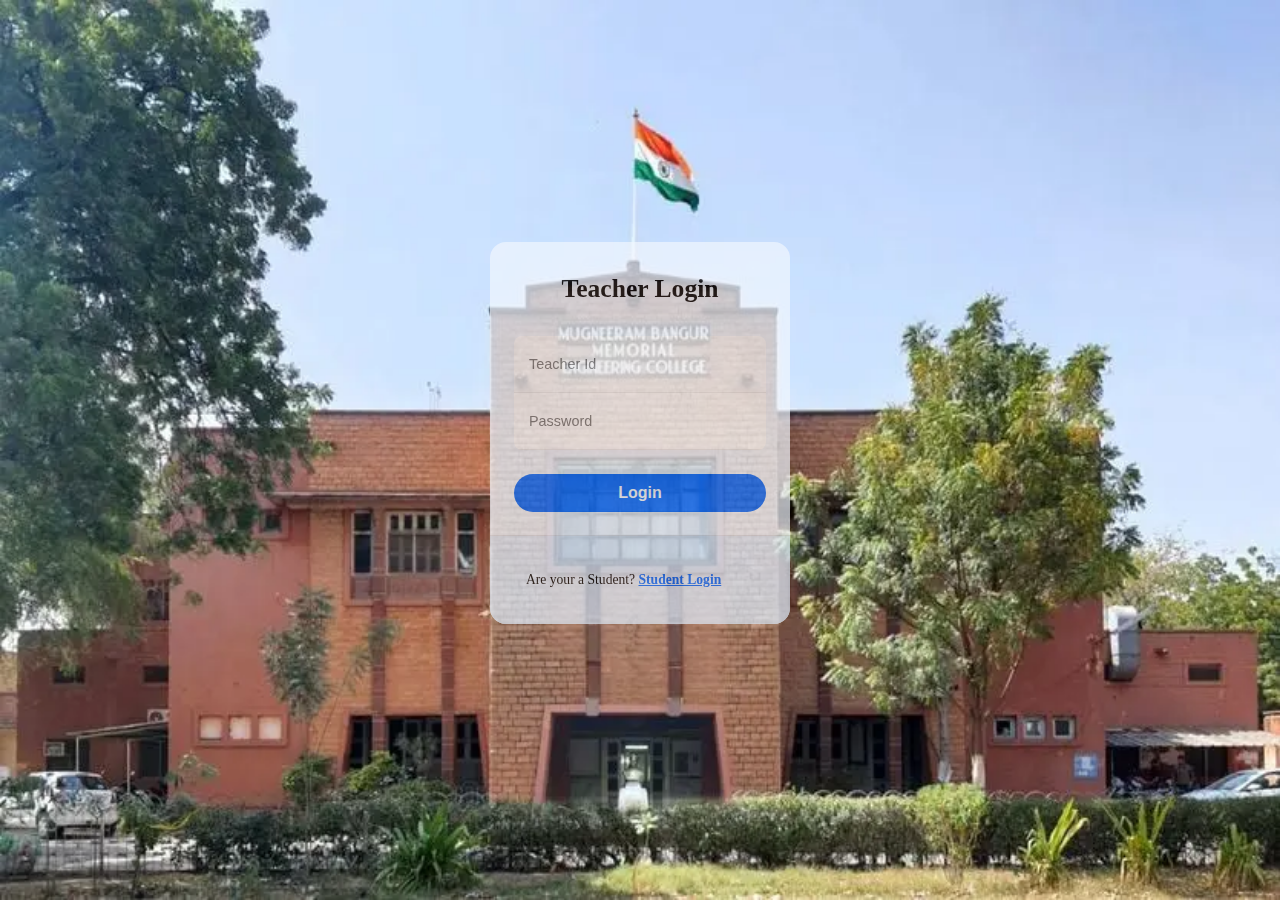
<file: loginPages/index.html>
<!DOCTYPE html>
<html lang="en">

<head>
    <meta charset="UTF-8">
    <meta name="viewport" content="width=device-width, initial-scale=1.0">
    <title>Exam Automation</title>
    <link rel="stylesheet" href="./teacherLogin.css">
    <link href="https://cdn.jsdelivr.net/npm/bootstrap@5.3.2/dist/css/bootstrap.min.css" rel="stylesheet"
        integrity="sha384-T3c6CoIi6uLrA9TneNEoa7RxnatzjcDSCmG1MXxSR1GAsXEV/Dwwykc2MPK8M2HN" crossorigin="anonymous">
</head>

<body>
    <div>
        <div class="container">
            <div class="form-box">
                <form class="form">
                    <span class="title">Teacher Login</span>
                    <!-- <span class="subtitle">Create a free account with your email.</span> -->
                    <div class="form-container">
                        
                        <input type="RollNo" class="input" placeholder="Teacher Id">
                        <input type="password" class="input" placeholder="Password">
                    </div>
                    <button class="login-btn" formaction="../TeacherDetails.html">Login</button>
                    <!-- <a href="teacherDetails.html">Details Show</a> -->
                </form>
                <div class="form-section">
                    <p class="change">Are your a Student? <a href="./studentLogin.html">Student Login</a> </p>
                </div>
            </div>
        </div>
    </div>
</body>

</html>
</file>
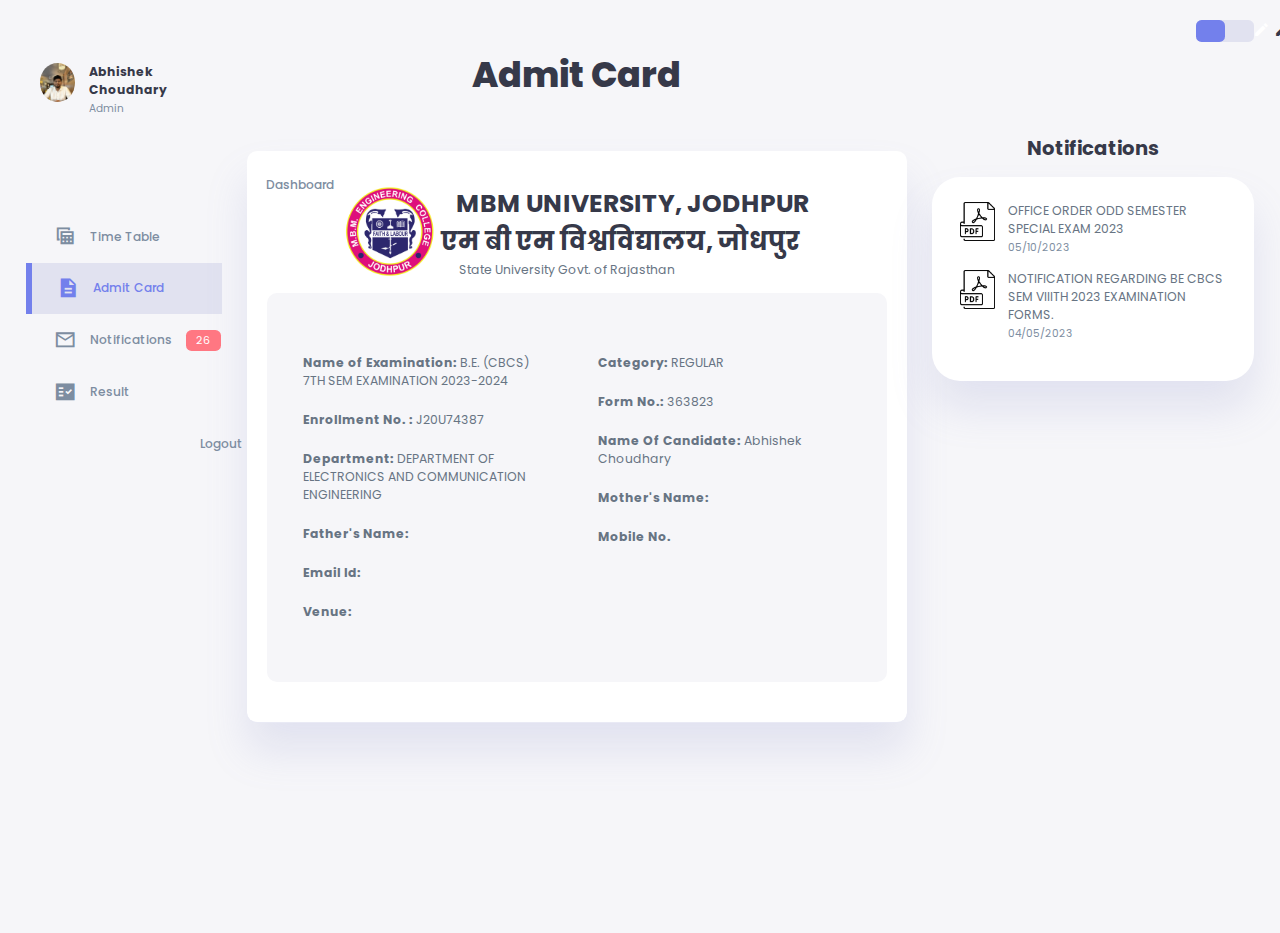
<file: AdmitCard.html>
<!DOCTYPE html>
<html lang="en">
  <head>
    <meta charset="UTF-8" />
    <meta name="viewport" content="width=device-width, initial-scale=1.0" />
    <title>Dashboard using HTML, CSS and Javascript</title>
    <!-- MATERIAL ICONS -->
    <link
      href="https://fonts.googleapis.com/icon?family=Material+Icons+Sharp"
      rel="stylesheet"
    />
    <!-- STYLESHEET -->
    <link rel="stylesheet" href="style.css" />
  </head>
  <body>
    <div class="container">
      <aside>
        <div class="top">
          <div class="close" id="close-btn">
            <span class="material-icons-sharp">close</span>
          </div>
        </div>
        <div class="profile">
          <div class="profile-photo">
            <img src="images/IMG20230610132536.jpg" alt="" />
          </div>
          <div class="info">
            <p><b>Abhishek Choudhary</b></p>
            <small class="text-muted">Admin</small>
          </div>
        </div>

        <div class="sidebar">
          <a href="./StudentDetails.html">
            <span class="material-icons-sharp">grid_view</span>
            <h3>Dashboard</h3>
          </a>
          <a href="./timeTable.html">
            <span class="material-icons-sharp">table_view</span>
            <h3>Time Table</h3>
          </a>
          <a href="#" class="active">
            <span class="material-icons-sharp">description</span>
            <h3>Admit Card</h3>
          </a>
          <a href="#">
            <span class="material-icons-sharp">mail_outline</span>
            <h3>Notifications</h3>
            <span class="message-count">26</span>
          </a>
          <a href="#">
            <span class="material-icons-sharp">fact_check</span>
            <h3>Result</h3>
          </a>
          <a href="#">
            <span class="material-icons-sharp">logout</span>
            <h3>Logout</h3>
          </a>
        </div>
      </aside>

      <!-- -------------------END OF ASIDE(left sidebar)----------- -->
      <main>
        <div class="logo" onclick="dashboard">
          <!-- <img src="images/MBM_Logo.png" alt="" /> -->
          <!-- <h1>MBM UNIVERSITY</h1> -->
        </div>
        <h1 style="font-size: 2.5rem">Admit Card</h1>

        <div class="dabba">
          <div class="mbm_logo">
            <img
              style="width: 6.5rem; height: 6.5rem"
              src="../images/MBM_Logo.png"
              alt=""
            />
            <div>
              <h2 style="font-size: 25px">
                MBM UNIVERSITY, JODHPUR
                <br />
              </h2>
              <h2 style="font-size: 25px; margin-left: -25px">
                एम बी एम विश्वविद्यालय, जोधपुर
              </h2>
              <p style="padding-left: 3px">
                State University Govt. of Rajasthan
              </p>
            </div>
          </div>
          <div id="student-details" class="details-card">
            <div class="details-row">
              <div class="details-column">
                <p>
                  <strong>Name of Examination: </strong><span id="">B.E. (CBCS) 7TH SEM
                    EXAMINATION 2023-2024</span>
                </p>
                <p>
                  <strong>Enrollment No. : </strong>J20U74387
                  <span id="exam-date"></span>
                </p>
                <p>
                  <strong>Department: </strong>
                  <span id="exam-time"
                    >DEPARTMENT OF ELECTRONICS AND COMMUNICATION
                    ENGINEERING</span
                  >
                </p>
                <p>
                  <strong>Father's Name:</strong> <span id="exam-venue"></span>
                </p>
                <p><strong>Email Id:</strong> <span id="exam-day"></span></p>
                <p><strong>Venue:</strong> <span id="exam-venue"></span></p>
              </div>
              <div class="details-column">
                <p><strong>Category: </strong> <span id="">REGULAR</span></p>
                <p>
                  <strong>Form No.: </strong>363823 <span id="exam-day"></span>
                </p>
                <p>
                  <strong>Name Of Candidate:</strong>
                  <span id="exam-duration"> Abhishek Choudhary </span>
                </p>
                <p>
                  <strong>Mother's Name:</strong> <span id="teacher-id"></span>
                </p>
                <p><strong>Mobile No.</strong> <span id="exam-time"></span></p>
              </div>
            </div>
          </div>
        </div>
        <!-------------------- END OF INSIGHTS --------------------->
      </main>
      <!-- --------------------END OF MAIN --------------------->

      <div class="right">
        <div class="top">
          <button id="menu-btn">
            <span class="material-icons-sharp">menu</span>
          </button>

          <div class="theme-toggler">
            <span class="material-icons-sharp active">light_mode</span>
            <span class="material-icons-sharp">dark_mode</span>
          </div>
        </div>
        <!-- --------------END OF TOP------------- -->

        <div class="recent-updates">
          <h2>Notifications</h2>
          <div class="updates">
            <div class="update">
              <div style="overflow: visible" class="profile-photo">
                <img src="images/pdf.png" alt="" />
              </div>
              <div class="message">
                <p>OFFICE ORDER ODD SEMESTER SPECIAL EXAM 2023</p>
                <small class="text-muted">05/10/2023</small>
              </div>
            </div>

            <div class="update">
              <div style="overflow: visible" class="profile-photo">
                <img src="images/pdf.png" alt="" />
              </div>
              <div class="message">
                <p>
                  NOTIFICATION REGARDING BE CBCS SEM VIIITH 2023 EXAMINATION
                  FORMS.
                </p>
                <small class="text-muted">04/05/2023</small>
              </div>
            </div>
          </div>
        </div>
        <!-- ----------------------END OF RECENT UPDATES--------->
      </div>
    </div>

    <script src="./script.js"></script>
  </body>
</html>
</file>
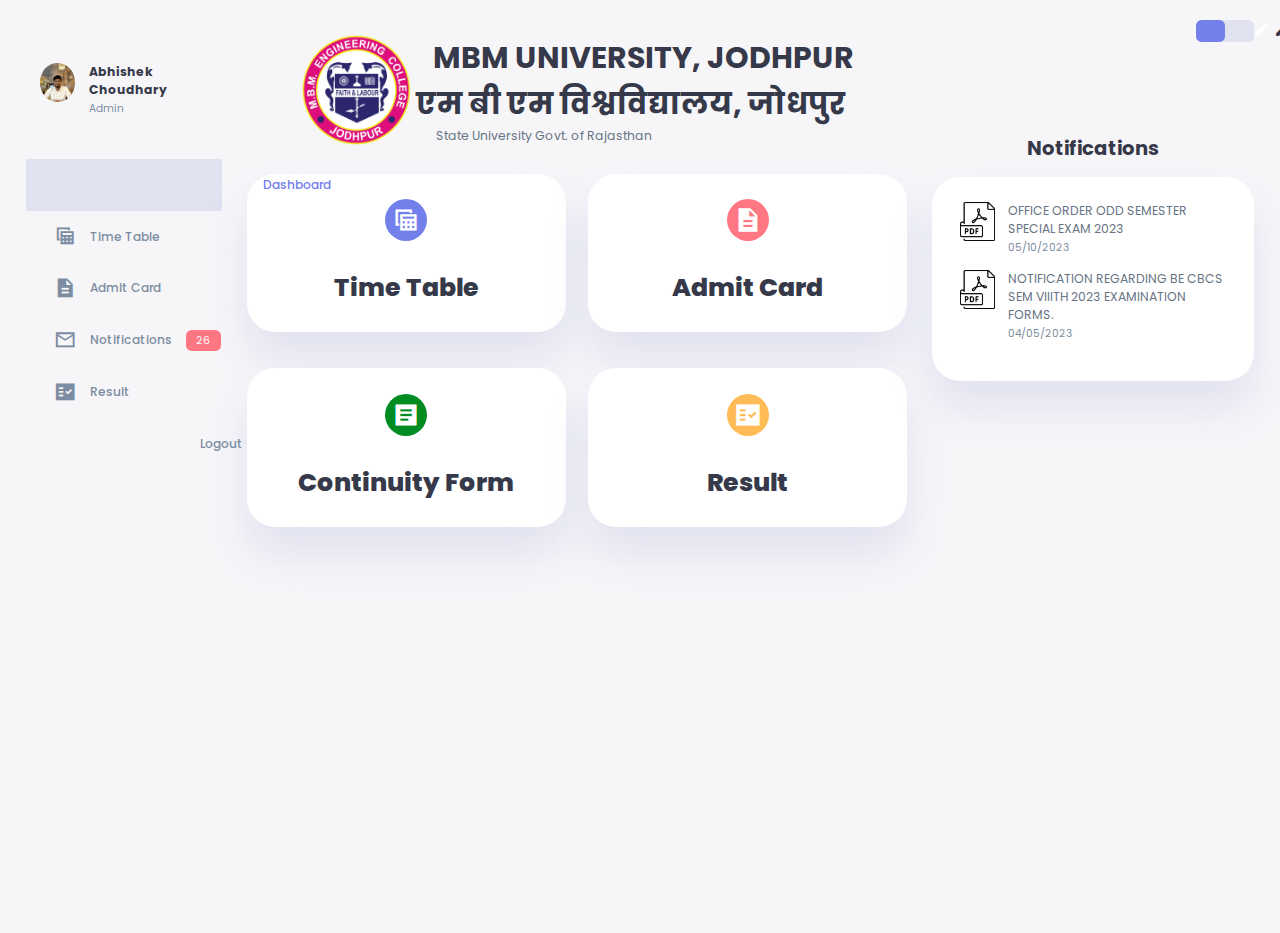
<file: StudentDetails.html>
<!DOCTYPE html>
<html lang="en">
  <head>
    <meta charset="UTF-8" />
    <meta name="viewport" content="width=device-width, initial-scale=1.0" />
    <title>Dashboard using HTML, CSS and Javascript</title>
    <!-- MATERIAL ICONS -->
    <link
      href="https://fonts.googleapis.com/icon?family=Material+Icons+Sharp"
      rel="stylesheet"
    />
    <!-- STYLESHEET -->
    <link rel="stylesheet" href="style.css" />
  </head>
  <body>
    <div class="container">
      <aside>
        <div class="top">
          <div class="close" id="close-btn">
            <span class="material-icons-sharp">close</span>
          </div>
        </div>
        <div class="profile">
          <div class="profile-photo">
            <img src="images/IMG20230610132536.jpg" alt="" />
          </div>
          <div class="info">
            <p><b>Abhishek Choudhary</b></p>
            <small class="text-muted">Admin</small>
          </div>
        </div>

        <div class="sidebar">
          <a href="#" class="active">
            <span class="material-icons-sharp">grid_view</span>
            <h3>Dashboard</h3>
          </a>
          <a href="./timeTable.html">
            <span class="material-icons-sharp">table_view</span>
            <h3>Time Table</h3>
          </a>
          <a href="./AdmitCard.html">
            <span class="material-icons-sharp">description</span>
            <h3>Admit Card</h3>
          </a>
          <a href="#">
            <span class="material-icons-sharp">mail_outline</span>
            <h3>Notifications</h3>
            <span class="message-count">26</span>
          </a>
          <a href="#">
            <span class="material-icons-sharp">fact_check</span>
            <h3>Result</h3>
          </a>
          <a href="#">
            <span class="material-icons-sharp">logout</span>
            <h3>Logout</h3>
          </a>
        </div>
      </aside>

      <!-- -------------------END OF ASIDE(left sidebar)----------- -->
      <main>
        <div class="mbm_logo">
          <img src="../images/MBM_Logo.png" alt="" />
          <div>
            <h2 style="font-size: 30px; ">
              MBM UNIVERSITY, JODHPUR
              <br>
            </h2>
            <h2 style="font-size: 30px; margin-left: -25px;" >
              एम बी एम विश्वविद्यालय, जोधपुर
            </h2>
            <p style="padding-left: 3px;">
              State University Govt. of Rajasthan
            </p>
          </div>
      </div>

        <div class="insights">
          <a href="./timeTable.html">
            <div class="timeTable">
              <div class="middle">
                <span class="material-icons-sharp">table_view</span>
                <h1>Time Table</h1>
                <!-- <small class="text-muted">Last 24 Hours</small> -->
              </div>
            </div>
          </a>
          <a href="./AdmitCard.html">
            <div class="AdmitCard">
              <div class="middle">
                <span class="material-icons-sharp">description</span>
                <h1>Admit Card</h1>
                <!-- <small class="text-muted">Last 24 Hours</small> -->
              </div>
            </div>
          </a>
          <a href="https://mbmiums.in/(S(ytlgvlzby5mrbx5ooqb0d2ez))/Online/ACD_ContinuityForm_Login.aspx">
            <div class="continuity">
              <div class="middle">
                <span class="material-icons-sharp">article</span>
                <h1>Continuity Form</h1>
                <!-- <small class="text-muted">Last 24 Hours</small> -->
              </div>
            </div>
          </a>
          <a href="https://mbmiums.in/(S(ytlgvlzby5mrbx5ooqb0d2ez))/Results/ExamResult.aspx">
            <div class="result">
              <div class="middle">
                <span class="material-icons-sharp">fact_check</span>
                <h1>Result</h1>
                <!-- <small class="text-muted">Last 24 Hours</small> -->
              </div>
            </div>
          </a>
        </div>
        <!-------------------- END OF INSIGHTS --------------------->
      </main>
      <!-- --------------------END OF MAIN --------------------->

      <div class="right">
        <div class="top">
          <button id="menu-btn">
            <span class="material-icons-sharp">menu</span>
          </button>

          <div class="theme-toggler">
            <span class="material-icons-sharp active">light_mode</span>
            <span class="material-icons-sharp">dark_mode</span>
          </div>
        </div>
        <!-- --------------END OF TOP------------- -->

        <div class="recent-updates">
          <h2>Notifications</h2>
          <div class="updates">
            <div class="update">
              <div style="overflow: visible;" class="profile-photo">
                <img src="images/pdf.png" alt="" />
              </div>
              <div class="message">
                <p>OFFICE ORDER ODD SEMESTER SPECIAL EXAM 2023</p>
                <small class="text-muted">05/10/2023</small>
              </div>
            </div>

            <div class="update">
              <div style="overflow: visible;" class="profile-photo">
                <img src="images/pdf.png" alt="" />
              </div>
              <div class="message">
                <p>
                  NOTIFICATION REGARDING BE CBCS SEM VIIITH 2023 EXAMINATION
                  FORMS.
                </p>
                <small class="text-muted">04/05/2023</small>
              </div>
            </div>
          </div>
        </div>
        <!-- ----------------------END OF RECENT UPDATES--------->
      </div>
    </div>

    <script src="./script.js"></script>
  </body>
</html>
</file>
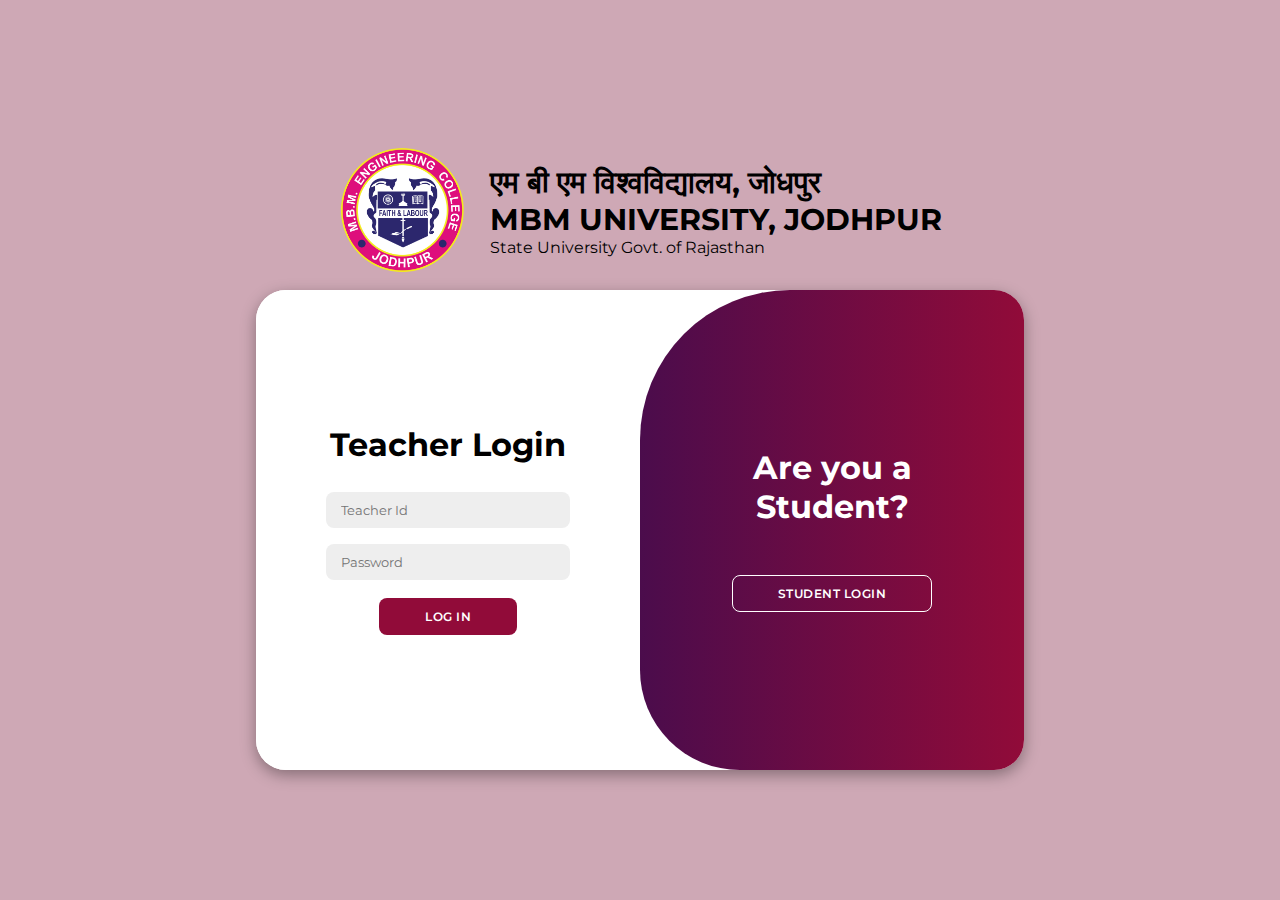
<file: loginPages/login.html>
<!DOCTYPE html>
<html lang="en">

<head>
    <meta charset="UTF-8">
    <meta name="viewport" content="width=device-width, initial-scale=1.0">
    <link rel="stylesheet" href="https://cdnjs.cloudflare.com/ajax/libs/font-awesome/6.4.2/css/all.min.css">
    <link rel="stylesheet" href="login.css">
    <title>Login Page</title>
</head>

<body>

    <div class="mbm_logo">
        <img src="../images/MBM_Logo.png" alt="" />
        <div>
          <h2 style="font-size: 30px;">
            एम बी एम विश्वविद्यालय, जोधपुर<br />
            MBM UNIVERSITY, JODHPUR
          </h2>
          <p style="padding-left: 0px;">
            State University Govt. of Rajasthan
          </p>
        </div>
    </div>
    <div class="container" id="container">
        <div class="form-container student-Login">
            <form>
                <h1>Student Login</h1>
                <input type="text" placeholder="Roll Number">
                <input type="password" placeholder="Password">
                <button>Log In</button>
            </form>
        </div>
        <div class="form-container teacher-Login">
            <form>
                <h1>Teacher Login</h1>
                <input type="text" placeholder="Teacher Id">
                <input type="password" placeholder="Password">
                <button>Log In</button>
            </form>
        </div>
        <div class="toggle-container">
            <div class="toggle">
                <div class="toggle-panel toggle-left">
                    <h1>Are you a <br> Teacher? <br> <br></h1>
                    <!-- <p>Enter your personal details to use all of site features</p> -->
                    <button class="hidden" id="login">Teacher Login</button>
                </div>
                <div class="toggle-panel toggle-right">
                    <h1>Are you a <br> Student? <br> <br></h1>
                    <!-- <p>Register with your personal details to use all of site features</p> -->
                    <button class="hidden" id="register">Student Login</button>
                </div>
            </div>
        </div>
    </div>

    <script src="login.js"></script>
</body>

</html>
</file>
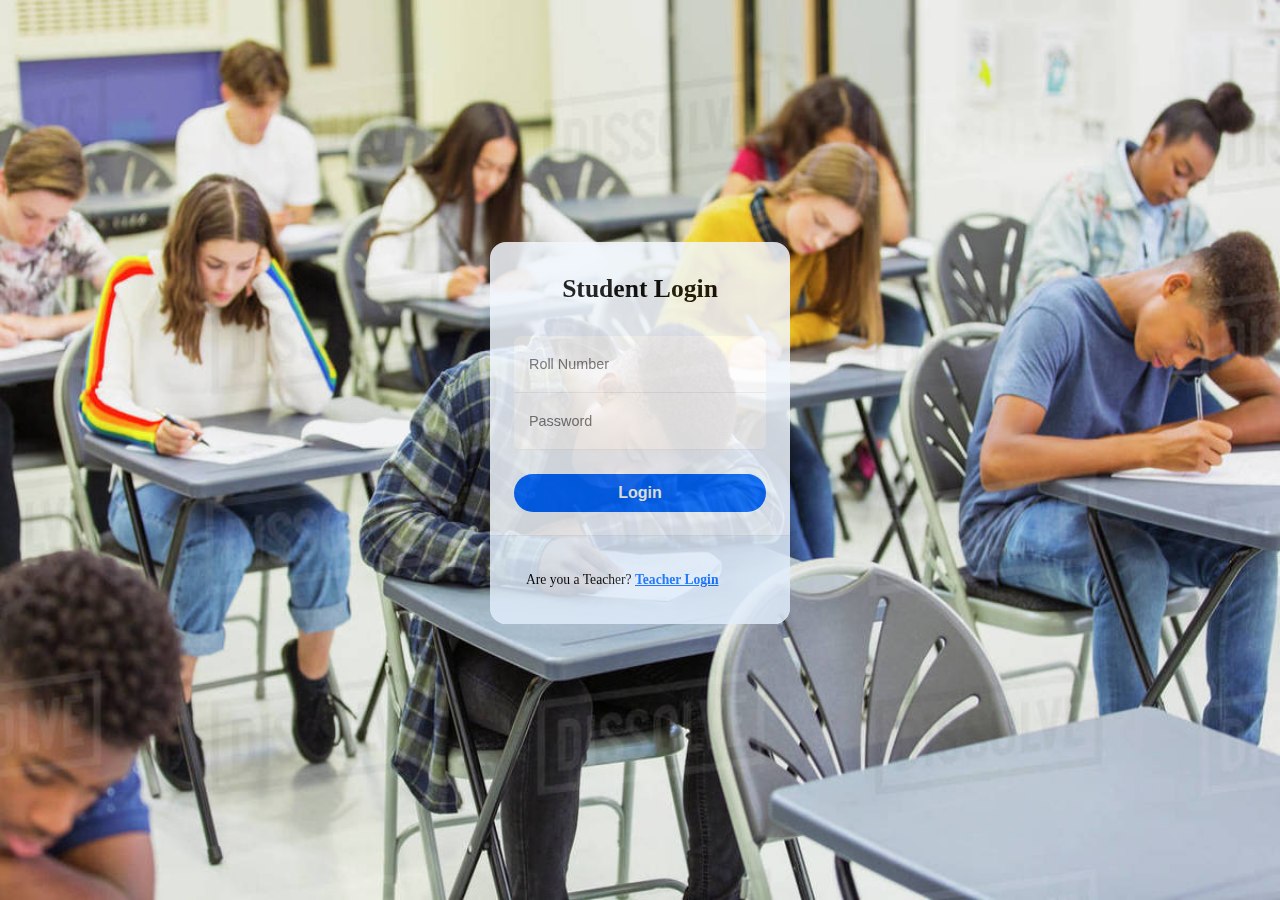
<file: loginPages/studentLogin.html>
<!DOCTYPE html>
<html lang="en">

<head>
    <meta charset="UTF-8">
    <meta name="viewport" content="width=device-width, initial-scale=1.0">
    <title>Exam Automation</title>
    <link rel="stylesheet" href="./studentLogin.css">
    <link href="https://cdn.jsdelivr.net/npm/bootstrap@5.3.2/dist/css/bootstrap.min.css" rel="stylesheet"
        integrity="sha384-T3c6CoIi6uLrA9TneNEoa7RxnatzjcDSCmG1MXxSR1GAsXEV/Dwwykc2MPK8M2HN" crossorigin="anonymous">
</head>

<body>
    <div>
        <div class="container">
            <div class="form-box">
                <form class="form">
                    <span class="title">Student Login</span>
                    <!-- <span class="subtitle">Create a free account with your email.</span> -->
                    <div class="form-container">
                        
                        <input type="RollNo" class="input" placeholder="Roll Number">
                        <input type="password" class="input" placeholder="Password">
                    </div>
                    <button class="login-btn" formaction="../StudentDetails.html">Login</button>
                </form>
                <div class="form-section">
                    <p class="change">Are you a Teacher? <a href="./index.html">Teacher Login</a> </p>
                </div>
            </div>
        </div>
    </div>
</body>

</html>
</file>
<file: loginPages/teacherLogin.css>
body {
    background-image: url("./img/mbm.jpg");
    background-repeat: no-repeat;
    background-attachment: fixed;
    background-size: 100% 100%;
  
  
  }
  
  .container {
    height: 850px;
    display: flex;
    justify-content: center;
    align-items: center;
  }
  
  .form-box {
    opacity: 70%;
    max-width: 300px;
    background: #f1f7fe;
    overflow: hidden;
    border-radius: 16px;
    color: #010101;
  }
  
  .form {
    position: relative;
    display: flex;
    flex-direction: column;
    padding: 32px 24px 24px;
    gap: 16px;
    text-align: center;
  }
  
  /*Form text*/
  .title {
    font-weight: bold;
    font-size: 1.6rem;
  }
  
  .subtitle {
    font-size: 1rem;
    color: #666;
  }
  
  /*Inputs box*/
  .form-container {
    overflow: hidden;
    border-radius: 8px;
    background-color: #fff;
    margin: 1rem 0 .5rem;
    width: 100%;
  }
  
  .input {
    background: none;
    border: 0;
    outline: 0;
    height: 40px;
    width: 100%;
    border-bottom: 1px solid #eee;
    font-size: .9rem;
    padding: 8px 15px;
  }
  
  .form-section {
    padding: 16px;
    font-size: .85rem;
    background-color: #e0ecfb;
    box-shadow: rgb(0 0 0 / 8%) 0 -1px;
  }
  
  .form-section a {
    font-weight: bold;
    color: #0066ff;
    transition: color .3s ease;
  }
  
  .form-section a:hover {
    color: #005ce6;
    text-decoration: underline;
  }
  
  /*Button*/
  .form button {
    background-color: #0066ff;
    color: #fff;
    border: 0;
    border-radius: 24px;
    padding: 10px 16px;
    font-size: 1rem;
    font-weight: 600;
    cursor: pointer;
    transition: background-color .3s ease;
  }
  
  .form button:hover {
    background-color: #005ce6;
  }
  
  .change{
    margin: 20px;
  }
</file>
<file: style.css>
@import url("https://fonts.googleapis.com/css2?family=Poppins:ital,wght@0,100;0,200;0,300;0,400;0,500;0,600;0,700;0,800;0,900;1,100;1,200;1,300;1,400;1,500;1,600;1,700;1,800;1,900&display=swap");

/*---------------ROOT VARIABLES--------------*/
:root {
  --color-primary: #7380ec;
  --color-danger: #ff7782;
  --color-success: #41f1b6;
  --color-dark-success: #008c23;
  --color-warning: #ffbb55;
  --color-white: #fff;
  --color-info-dark: #7d8da1;
  --color-info-light: #dce1eb;
  --color-dark: #363949;
  --color-light: rgba(132, 139, 200, 0.18);
  --color-primary-variant: #111e88;
  --color-dark-variant: #677483;
  --color-background: #f6f6f9;

  --card-border-radius: 2rem;
  --border-radius-1: 0.4rem;
  --border-radius-2: 0.8rem;
  --border-radius-3: 1.2rem;

  --card-padding: 1.8rem;
  --padding-1: 1.2rem;

  --box-shadow: 0 2rem 3rem var(--color-light);
}

/*------------------------------DARK THEME VARIABLES----------------*/
.dark-theme-variables {
  --color-background: #181a1e;
  --color-white: #202528;
  --color-dark: #edeffd;
  --color-dark-variant: #a3bdcc;
  --color-light: rgba(0, 0, 0, 0.4);
  --box-shadow: 0 2rem 3rem var(--color-light);
}

* {
  margin: 0;
  padding: 0;
  outline: 0;
  appearance: none;
  border: 0;
  text-decoration: none;
  list-style: none;
  box-sizing: border-box;
}

html {
  font-size: 14px;
}

body {
  width: 100vw;
  height: 100vh;
  font-family: poppins, sans-serif;
  font-size: 0.88rem;
  background: var(--color-background);
  user-select: none;
  overflow-x: hidden;
  color: var(--color-dark);
}

.container {
  display: grid;
  width: 96%;
  margin: 0 auto;
  gap: 1.8rem;
  grid-template-columns: 14rem auto 23rem;
}

a {
  color: var(--color-dark);
}

img {
  display: block;
  width: 100%;
}

h1 {
  font-weight: 800;
  font-size: 1.8rem;
}

h2 {
  font-size: 1.4rem;
}

h3 {
  font-size: 0.87rem;
}

h4 {
  font-size: 0.8rem;
}

h5 {
  font-size: 0.77rem;
}

small {
  font-size: 0.75rem;
}

.profile-photo {
  width: 2.8rem;
  height: 2.8rem;
  border-radius: 50%;
  overflow: hidden;   
}

.text-muted {
  color: var(--color-info-dark);
}

p {
  color: var(--color-dark-variant);
}

b {
  color: var(--color-dark);
}

.primary {
  color: var(--color-primary);
}

.danger {
  color: var(--color-danger);
}

.success {
  color: var(--color-success);
}

.warning {
  color: var(--color-warning);
}

aside {
  height: 100vh;
}

aside .profile {
  padding: 3.5rem 0 0 1rem;
  display: flex;
  gap: 1rem;
}

aside .top {
  display: flex;
  align-items: center;
  justify-content: space-between;
  margin-top: 1rem;
}

aside .logo {
  display: flex;
  gap: 0.8rem;
  cursor: pointer;
}

aside .logo img {
  width: 2rem;
  height: 2rem;
}

aside .close {
  display: none;
}

/* =====================SIDEBAR ====================*/

aside .sidebar {
  display: flex;
  flex-direction: column;
  height: 86vh;
  position: relative;
  top: 3rem;
}

aside h3 {
  font-weight: 500;
}

aside .sidebar a {
  display: flex;
  color: var(--color-info-dark);
  margin-left: 2rem;
  gap: 1rem;
  align-items: center;
  height: 3.7rem;
  transition: all 300ms ease;
}

aside .sidebar a span {
  font-size: 1.6rem;
  transition: all 300ms ease;
}

/* aside .sidebar a:last-child {
  position: absolute;
  bottom: 2rem;
  width: 100%;
} */

aside .sidebar a.active {
  background: var(--color-light);
  color: var(--color-primary);
  margin-left: 0;
}

aside .sidebar a.active:before {
  content: "";
  width: 6px;
  height: 100%;
  background: var(--color-primary);
}

aside .sidebar a.active span {
  color: var(--color-primary);
  margin-left: calc(1rem - 3px);
}

aside .sidebar a:hover {
  color: var(--color-primary);
}

aside .sidebar a:hover span {
  margin-left: 1rem;
}

aside .sidebar .message-count {
  background: var(--color-danger);
  color: var(--color-white);
  padding: 2px 10px;
  font-size: 11px;
  border-radius: var(--border-radius-1);
}

/* ==================== MAIN ===================*/

main {
  margin-top: 1.4rem;
}

main .logo {
  display: flex;
  align-items: center;
  justify-content: center;
  gap: 1.5rem;
  margin: 1rem;
}
main .logo img {
  width: 5rem;
  height: 5rem;
}
main .logo h1 {
  font-size: 3rem;
}

main .date {
  display: inline-block;
  background: var(--color-light);
  border-radius: var(--border-radius-1);
  margin-top: 1rem;
  padding: 0.5rem 1.6rem;
}

main .date input[type="date"] {
  background: transparent;
  color: var(--color-dark);
}

main .insights {
  display: grid;
  grid-template-columns: repeat(2, 1fr);
  gap: 1.6rem;
}

main .insights a > div {
  background: var(--color-white);
  padding: var(--card-padding);
  border-radius: var(--card-border-radius);
  margin-top: 1rem;
  box-shadow: var(--box-shadow);
  transition: all 300ms ease;
}

main .insights a > div:hover {
  box-shadow: none;
}

main .insights a > div span {
  background: var(--color-primary);
  padding: 0.5rem;
  border-radius: 50%;
  color: var(--color-white);
  font-size: 2rem;
}
main .insights a .timeTable {
  align-items: center;
  justify-content: center;
  display: flex;
}

main .insights a .timeTable .middle {
  gap: 2rem;
}
main .insights a .timeTable .middle span {
  background: var(--color-primary);
}
main .insights a .AdmitCard .middle span {
  background: var(--color-danger);
}
main .insights a .AdmitCard .middle {
  gap: 2rem;
}
main .insights a .continuity .middle span {
  background: var(--color-dark-success);
}
main .insights a .continuity .middle {
  gap: 2rem;
}
main .insights a .result .middle span {
  background: var(--color-warning);
}
main .insights a .result .middle {
  gap: 2rem;
}

main .insights > div .expenses span {
  background: var(--color-danger);
}
main .insights > div .income span {
  background: var(--color-success);
}

main .insights a > div .middle {
  display: flex;
  flex-direction: column;
  align-items: center;
  justify-content: space-between;
}

main .insights h3 {
  margin: 1rem 0 0.6rem;
  font-size: 1rem;
}

main .insights .progress {
  position: relative;
  width: 92px;
  height: 92px;
  border-radius: 50%;
}

main .insights svg {
  width: 7rem;
  height: 7rem;
}

main .insights svg circle {
  fill: none;
  stroke: var(--color-primary);
  stroke-width: 14;
  stroke-linecap: round;
  transform: translate(5px, 5px);
  stroke-dasharray: 110;
  stroke-dashoffset: 92;
}

main .insights .sales svg circle {
  stroke-dashoffset: -30;
  stroke-dasharray: 200;
}
main .insights .expenses svg circle {
  stroke-dashoffset: 20;
  stroke-dasharray: 80;
}
main .insights .income svg circle {
  stroke-dashoffset: 35;
  stroke-dasharray: 110;
}

main .insights .progress .number {
  position: absolute;
  top: 0;
  left: 0;
  height: 100%;
  width: 100%;
  display: flex;
  justify-content: center;
  align-items: center;
}

main .insights small {
  margin-top: 1.3rem;
  display: block;
}

.mbm_logo {
  display: flex;
  align-items: center;
  justify-content: center;
  gap: 1.5rem;
  margin: 1rem; 
  margin-bottom: 1rem;
}

.mbm_logo img {
  width: 8rem;
  height: 8rem;
}


/* ====================RECENT ORDERS =====================*/
main .recent-orders {
  
  margin-top: 2rem;
}

main .recent-orders h2 {
  margin-bottom: 0.8rem;
}

main .recent-orders table {
  background: var(--color-white);
  width: 100%;
  border-radius: 10px;
  pad: var(--card-padding);
  text-align: center;
  box-shadow: var(--box-shadow);
  transition: all 300ms ease;
  padding: 1rem;
}

main .recent-orders table:hover {
  box-shadow: none;
}

main table tbody td {
  height: 2.8rem;
  border-bottom: 1px solid var(--color-light);
  color: var(--color-dark-variant);
}

main table tbody td tr:last-child td {
  border: none;
}

main .recent-orders a {
  text-align: center;
  display: block;
  margin: 1rem auto;
  color: var(--color-primary);
}
main .dabba {
  max-width: 800px;
  margin: 50px auto;
  padding: 20px;
  border-radius: 10px;
  background-color: #fff;
  box-shadow: 0px 0px 10px rgba(0, 0, 0, 0.1);
  border-bottom: 1px solid var(--color-light);
  background: var(--color-white);
  box-shadow: var(--box-shadow);
}

main .dabba #studentDetails .details-row p{
  padding: 58px;
}

main .mbm_logo{
  display: flex;
  align-items: center;
  justify-content: center;
  gap: 1.5rem;
  margin: 1rem;
}

main .mbm_logo img{
  width: 8rem;
  height: 8rem;
}

main h1,
h2 {
  text-align: center;
}

main .details-card {
  background-color: var(--color-background);
  padding: 20px;
  border-radius: 10px;
  margin-bottom: 20px;
}
main .details-row {
  display: flex;
}
main .details-column {
  flex: 1;
  margin-right: 20px;
}

main #student-details .details-row .details-column p {
  margin: 1.5rem;
}

main .table-wrapper {
  overflow-x: auto;
}

main .styled-table {
  width: 100%;
  border-collapse: collapse;
  border-spacing: 0;
}

main .styled-table th,
.styled-table td {
  border: 1px solid var(--color-dark-variant);
  padding: 8px;
}

main .styled-table th {
  background-color: #f2f2f2;
  font-weight: bold;
  text-align: left;
}

main .styled-table td {
  text-align: left;
}

main .styled-table tbody tr:nth-child(even) {
  background-color: #f9f9f9;
}

main .styled-table tbody tr:hover {
  background-color: #f1f1f1;
}
main .dabba #student-details {
  padding: 40px 15px;
  color: var(--color-dark-variant);
}

/* main .dabba {
  
} */

main .dabba .logo {
  display: flex;
  align-items: center;
  justify-content: center;
  gap: 1.5rem;
  margin: 1rem;
}
main .dabba .logo img {
  width: 7rem;
  height: 7rem;
}
main .dabba .logo h1 {
  letter-spacing: 1.5px;
}

main .dabba #teacher-details {
  padding: 40px 15px;
  color: var(--color-dark-variant);
}

main .dabba #teacher-details .profile {
  align-items: center;
  justify-content: center;
  display: flex;
}
main .dabba #teacher-details .profile .teacher-photo img{
  width: 9rem;
  height: 11rem;
}


/* ========================RIGHT ====================*/

.right {
  margin-top: 1.4rem;
}

.right .top {
  display: flex;
  justify-content: end;
  gap: 2rem;
}

.right .top button {
  display: none;
}

.right .theme-toggler {
  background: var(--color-light);
  display: flex;
  justify-content: space-between;
  align-items: center;
  height: 1.6rem;
  width: 4.2rem;
  cursor: pointer;
  border-radius: var(--border-radius-1);
}

.right .theme-toggler span {
  font-size: 1.2rem;
  width: 50%;
  height: 100%;
  display: flex;
  align-items: center;
  justify-content: center;
}

.right .theme-toggler span.active {
  background: var(--color-primary);
  color: white;
  border-radius: var(--border-radius-1);
}

.right .top .profile {
  display: flex;
  gap: 2rem;
  text-align: right;
}

/*======================= RECENT UPDATES ==================*/
.right .recent-updates {
  margin-top: 6.5rem;
}

.right .recent-updates h2 {
  margin: 1.5rem 0 1rem 0;
}

.right .recent-updates .updates {
  background: var(--color-white);
  padding: var(--card-padding);
  border-radius: var(--card-border-radius);
  box-shadow: var(--box-shadow);
  transition: all 300ms ease;
}

.right .recent-updates .updates:hover {
  box-shadow: none;
}

.right .recent-updates .updates .update {
  display: grid;
  grid-template-columns: 2.6rem auto;
  gap: 1rem;
  margin-bottom: 1rem;
}

/*=============================SALES ANALYTICS==========================*/

.right .sales-analytics {
  margin-top: 2rem;
}

.right .sales-analytics h2 {
  margin-bottom: 0.8rem;
}

.right .sales-analytics .item {
  background: var(--color-white);
  display: flex;
  align-items: center;
  gap: 1rem;
  margin-bottom: 0.7rem;
  padding: 1.4rem var(--card-padding);
  border-radius: var(--border-radius-3);
  box-shadow: var(--box-shadow);
  transition: all 300ms ease;
}

.right .sales-analytics .item:hover {
  box-shadow: none;
}

.right .sales-analytics .item .right {
  display: flex;
  justify-content: space-between;
  align-items: start;
  margin: 0;
  width: 100%;
}

.right .sales-analytics .item .icon {
  padding: 0.6rem;
  color: var(--color-white);
  border-radius: 50%;
  background: var(--color-primary);
  display: flex;
}

.right .sales-analytics .item.offline .icon {
  background: var(--color-danger);
}

.right .sales-analytics .item.customers .icon {
  background: var(--color-success);
}

.right .sales-analytics .add-product {
  background-color: transparent;
  border: 2px dashed var(--color-primary);
  color: var(--color-primary);
  display: flex;
  align-items: center;
  justify-content: center;
}

.right .sales-analytics .add-product:hover {
  background: var(--color-primary);
  color: white;
}

.right .sales-analytics .add-product div {
  display: flex;
  align-items: center;
  gap: 0.6rem;
}

.right .sales-analytics .add-product div h3 {
  font-weight: 600;
}

/* ======================== MEDIA QUERIES =======================*/

@media screen and (max-width: 1200px) {
  .container {
    width: 94%;
    grid-template-columns: 7rem auto 23rem;
  }

  aside .logo h2 {
    display: none;
  }

  aside .sidebar h3 {
    display: none;
  }

  aside .sidebar a {
    width: 5.6rem;
  }

  aside .sidebar a:last-child {
    position: relative;
    margin-top: 1.8rem;
  }

  main .insights {
    grid-template-columns: 1fr;
    gap: 0;
  }

  main .recent-orders {
    width: 94%;
    position: absolute;
    left: 50%;
    transform: translateX(-50%);
    margin: 2rem 0 0 0.8rem;
  }

  main.recent-orders table {
    width: 83vw;
  }
  /* 
    main table thead tr th:last-child,
    main table thead tr th:first-child{
        display: none;
    }

    main table tbody tr td:last-child,
    main table tbody tr td:first-child{
        display: none;
    } */
}

/*======================MEDIA QUERIES 2 ========================*/

@media screen and (max-width: 768px) {
  .container {
    width: 100%;
    grid-template-columns: 1fr;
  }

  aside {
    position: fixed;
    left: -100%;
    background: var(--color-white);
    width: 18rem;
    z-index: 3;
    box-shadow: 1rem 3rem 4rem var(--color-light);
    height: 100vh;
    padding-right: var(--card-padding);
    display: none;
    animation: showMenu 400ms ease forwards;
    overflow-y: scroll;
  }

  @keyframes showMenu {
    to {
      left: 0;
    }
  }

  aside .logo {
    margin-left: 1rem;
  }

  aside .logo h2 {
    display: inline;
  }

  aside .sidebar h3 {
    display: inline;
  }

  aside .sidebar a {
    width: 100%;
    height: 3.4rem;
  }

  aside .sidebar a:last-child {
    position: absolute;
    bottom: 5rem;
  }

  aside .close {
    display: inline-block;
    cursor: pointer;
  }

  main {
    margin-top: 8rem;
    padding: 0 1rem;
  }

  main .recent-orders {
    position: relative;
    margin: 3rem 0 0 0;
    width: 100%;
  }

  main .recent-orders table {
    width: 100%;
    margin: 0;
  }

  .right {
    width: 94%;
    margin: 0 auto 4rem;
  }

  .right .top {
    position: fixed;
    top: 0;
    left: 0;
    align-items: center;
    padding: 0 0.8rem;
    height: 4.6rem;
    background: var(--color-white);
    width: 100%;
    margin: 0;
    z-index: 2;
    box-shadow: 0 1rem 1rem var(--color-light);
  }

  .right .top .theme-toggler {
    width: 4.4rem;
    position: absolute;
    left: 66%;
  }

  .right .profile .info {
    display: none;
  }

  .right .top button {
    display: inline-block;
    background: transparent;
    cursor: pointer;
    color: var(--color-dark);
    position: absolute;
    left: 1rem;
  }

  .right .top button span {
    font-size: 2rem;
  }
}
</file>
<file: loginPages/login.css>
@import url("https://fonts.googleapis.com/css2?family=Montserrat:wght@300;400;500;600;700&display=swap");

* {
  margin: 0;
  padding: 0;
  box-sizing: border-box;
  font-family: "Montserrat", sans-serif;
}

body {
  background-color: #cea8b5;
  /* background: linear-gradient(to right, #050d5f, #910b39); */
  display: flex;
  align-items: center;
  justify-content: center;
  flex-direction: column;
  height: 100vh;
  transition: background-color 0.6s ease-in-out; /* Added transition for background-color */
}

body.background-active {
  background-color: #a9accf ; /* Apply the new background color */
}

.mbm_logo {
  display: flex;
  align-items: center;
  justify-content: center;
  gap: 1.5rem;
  margin: 1rem; 
  margin-bottom: 1rem;
}

.mbm_logo img {
  width: 8rem;
  height: 8rem;
}

.container {
  background-color: #fff;
  border-radius: 30px;
  box-shadow: 0 5px 15px rgba(0, 0, 0, 0.35);
  position: relative;
  overflow: hidden;
  width: 768px;
  max-width: 100%;
  min-height: 480px;
}

.container p {
  font-size: 14px;
  line-height: 20px;
  letter-spacing: 0.3px;
  margin: 20px 0;
}

.container span {
  font-size: 12px;
}

.container a {
  color: #333;
  font-size: 13px;
  text-decoration: none;
  margin: 15px 0 10px;
}

.container button {
  background-color: #512da8;
  color: #fff;
  font-size: 12px;
  padding: 10px 45px;
  border: 1px solid transparent;
  border-radius: 8px;
  font-weight: 600;
  letter-spacing: 0.5px;
  text-transform: uppercase;
  margin-top: 10px;
  cursor: pointer;
}

.container button.hidden {
  background-color: transparent;
  border-color: #fff;
}

.container form {
  background-color: #fff;
  display: flex;
  align-items: center;
  justify-content: center;
  flex-direction: column;
  padding: 0 40px;
  height: 100%;
}

.container input {
  background-color: #eee;
  border: none;
  margin: 8px 0;
  padding: 10px 15px;
  font-size: 13px;
  border-radius: 8px;
  width: 80%;
  outline: none;
}

.form-container {
  position: absolute;
  top: 0;
  height: 100%;
  transition: all 0.6s ease-in-out;
}

.student-Login form h1 {
  margin-bottom: 20px;
}

.teacher-Login {
  left: 0;
  width: 50%;
  z-index: 2;
}
.teacher-Login button{
    background-color: #910b39;
}
.teacher-Login form h1 {
  margin-bottom: 20px;
}

.container.active .teacher-Login {
  transform: translateX(100%);
}

.student-Login {
  left: 0;
  width: 50%;
  opacity: 0;
  z-index: 1;
  transition: all 0.5s;
}

.student-Login button{
    background: #050d5f;
}

.container.active .student-Login {
  transform: translateX(100%);
  opacity: 1;
  z-index: 5;
  animation: move 0.6s;
}

@keyframes move {
  0%,
  49.99% {
    opacity: 0;
    z-index: 1;
  }
  50%,
  100% {
    opacity: 1;
    z-index: 5;
  }
}

.social-icons {
  margin: 20px 0;
}

.social-icons a {
  border: 1px solid #ccc;
  border-radius: 20%;
  display: inline-flex;
  justify-content: center;
  align-items: center;
  margin: 0 3px;
  width: 40px;
  height: 40px;
  transition: all 0.5s;
}

.social-icons a:hover {
  scale: 1.3;
  border: 1px solid #000;
}

.toggle-container {
  position: absolute;
  top: 0;
  left: 50%;
  width: 50%;
  height: 100%;
  overflow: hidden;
  transition: all 0.6s ease-in-out;
  border-radius: 150px 0 0 100px;
  z-index: 1000;
}

.container.active .toggle-container {
  transform: translateX(-100%);
  border-radius: 0 150px 100px 0;
}

.toggle {
  background-color: #512da8;
  height: 100%;
  /* background: url("./img/mbm.jpg"); */
  background: linear-gradient(to right, #050d5f, #910b39);
  color: #fff;
  position: relative;
  left: -100%;
  height: 100%;
  width: 200%;
  transform: translateX(0);
  transition: all 0.6s ease-in-out;
}

.container.active .toggle {
  transform: translateX(50%);
}

.toggle-panel {
  position: absolute;
  width: 50%;
  height: 100%;
  display: flex;
  align-items: center;
  justify-content: center;
  flex-direction: column;
  padding: 0 30px;
  text-align: center;
  top: 0;
  transform: translateX(0);
  transition: all 0.6s ease-in-out;
}

.toggle-left {
  transform: translateX(-200%);
}

.container.active .toggle-left {
  transform: translateX(0);
}

.toggle-right {
  right: 0;
  transform: translateX(0);
}

.container.active .toggle-right {
  transform: translateX(200%);
}
</file>
<file: loginPages/studentLogin.css>
body {
  background-image: url("./img/D985_84_004_1200.jpg");
  background-repeat: no-repeat;
  background-attachment: fixed;
  background-size: 100% 100%;


}

.container {
  height: 850px;
  display: flex;
  justify-content: center;
  align-items: center;
}

.form-box {
  opacity: 85%;
  max-width: 300px;
  background: #f1f7fe;
  overflow: hidden;
  border-radius: 16px;
  color: #010101;
}

.form {
  position: relative;
  display: flex;
  flex-direction: column;
  padding: 32px 24px 24px;
  gap: 16px;
  text-align: center;
}

/*Form text*/
.title {
  font-weight: bold;
  font-size: 1.6rem;
}

.subtitle {
  font-size: 1rem;
  color: #666;
}

/*Inputs box*/
.form-container {
  overflow: hidden;
  border-radius: 8px;
  background-color: #fff;
  margin: 1rem 0 .5rem;
  width: 100%;
}

.input {
  background: none;
  border: 0;
  outline: 0;
  height: 40px;
  width: 100%;
  border-bottom: 1px solid #eee;
  font-size: .9rem;
  padding: 8px 15px;
}

.form-section {
  padding: 16px;
  font-size: .85rem;
  background-color: #e0ecfb;
  box-shadow: rgb(0 0 0 / 8%) 0 -1px;
}

.form-section a {
  font-weight: bold;
  color: #0066ff;
  transition: color .3s ease;
}

.form-section a:hover {
  color: #005ce6;
  text-decoration: underline;
}

/*Button*/
.form button {
  background-color: #0066ff;
  color: #fff;
  border: 0;
  border-radius: 24px;
  padding: 10px 16px;
  font-size: 1rem;
  font-weight: 600;
  cursor: pointer;
  transition: background-color .3s ease;
}

.form button:hover {
  background-color: #005ce6;
}

.change{
  margin: 20px;
}
</file>
